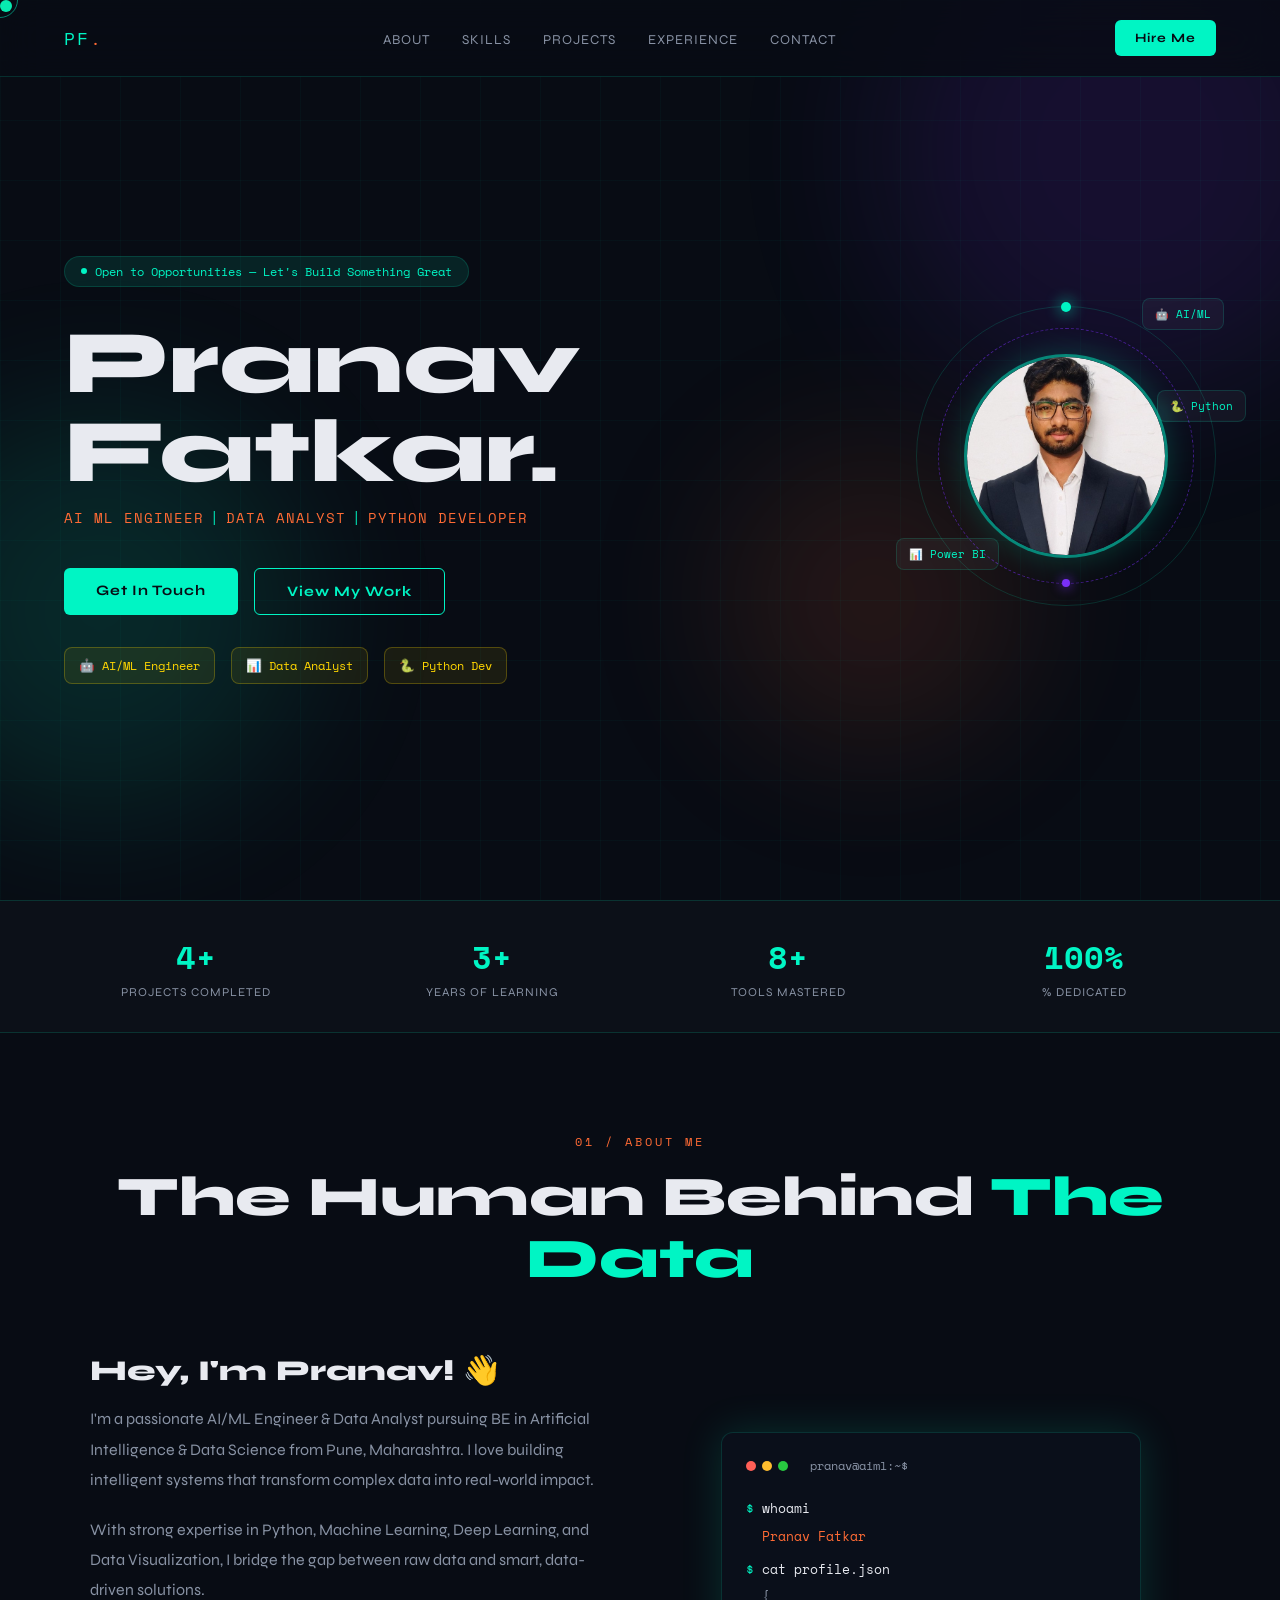
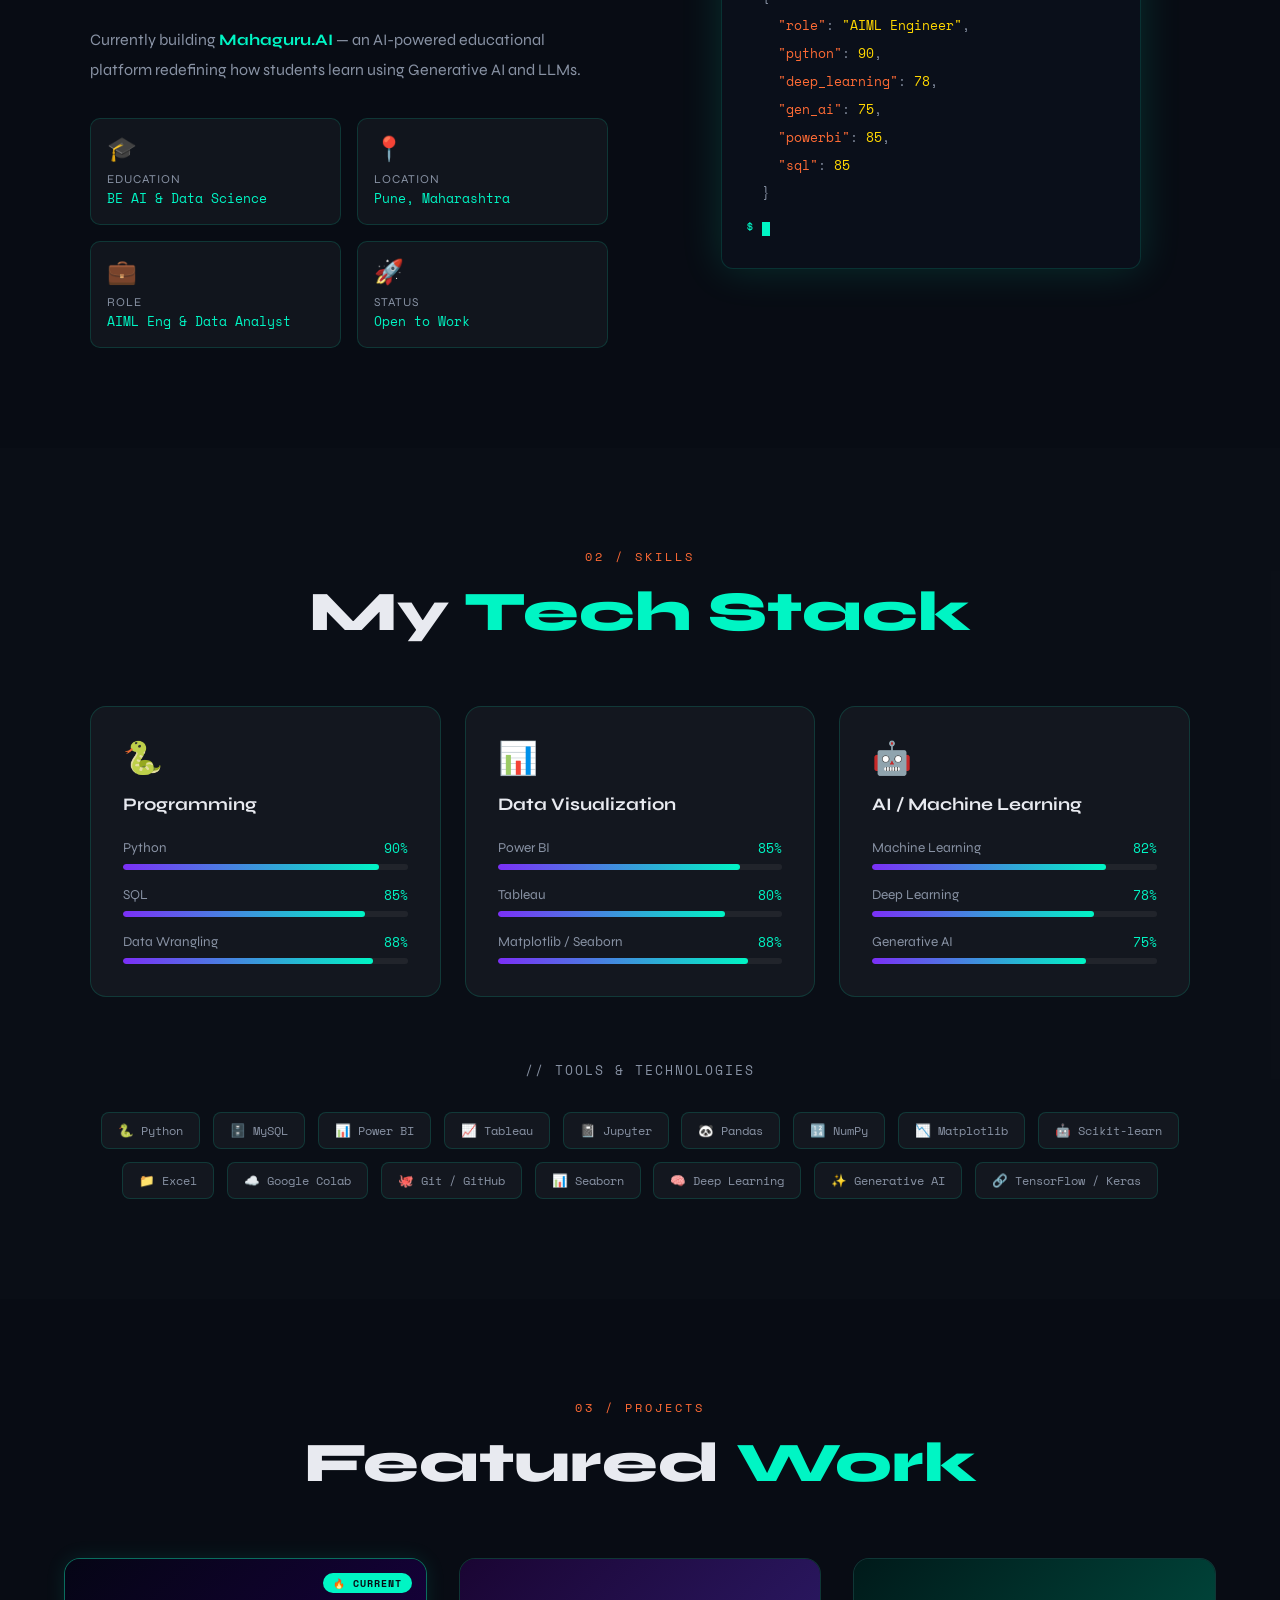
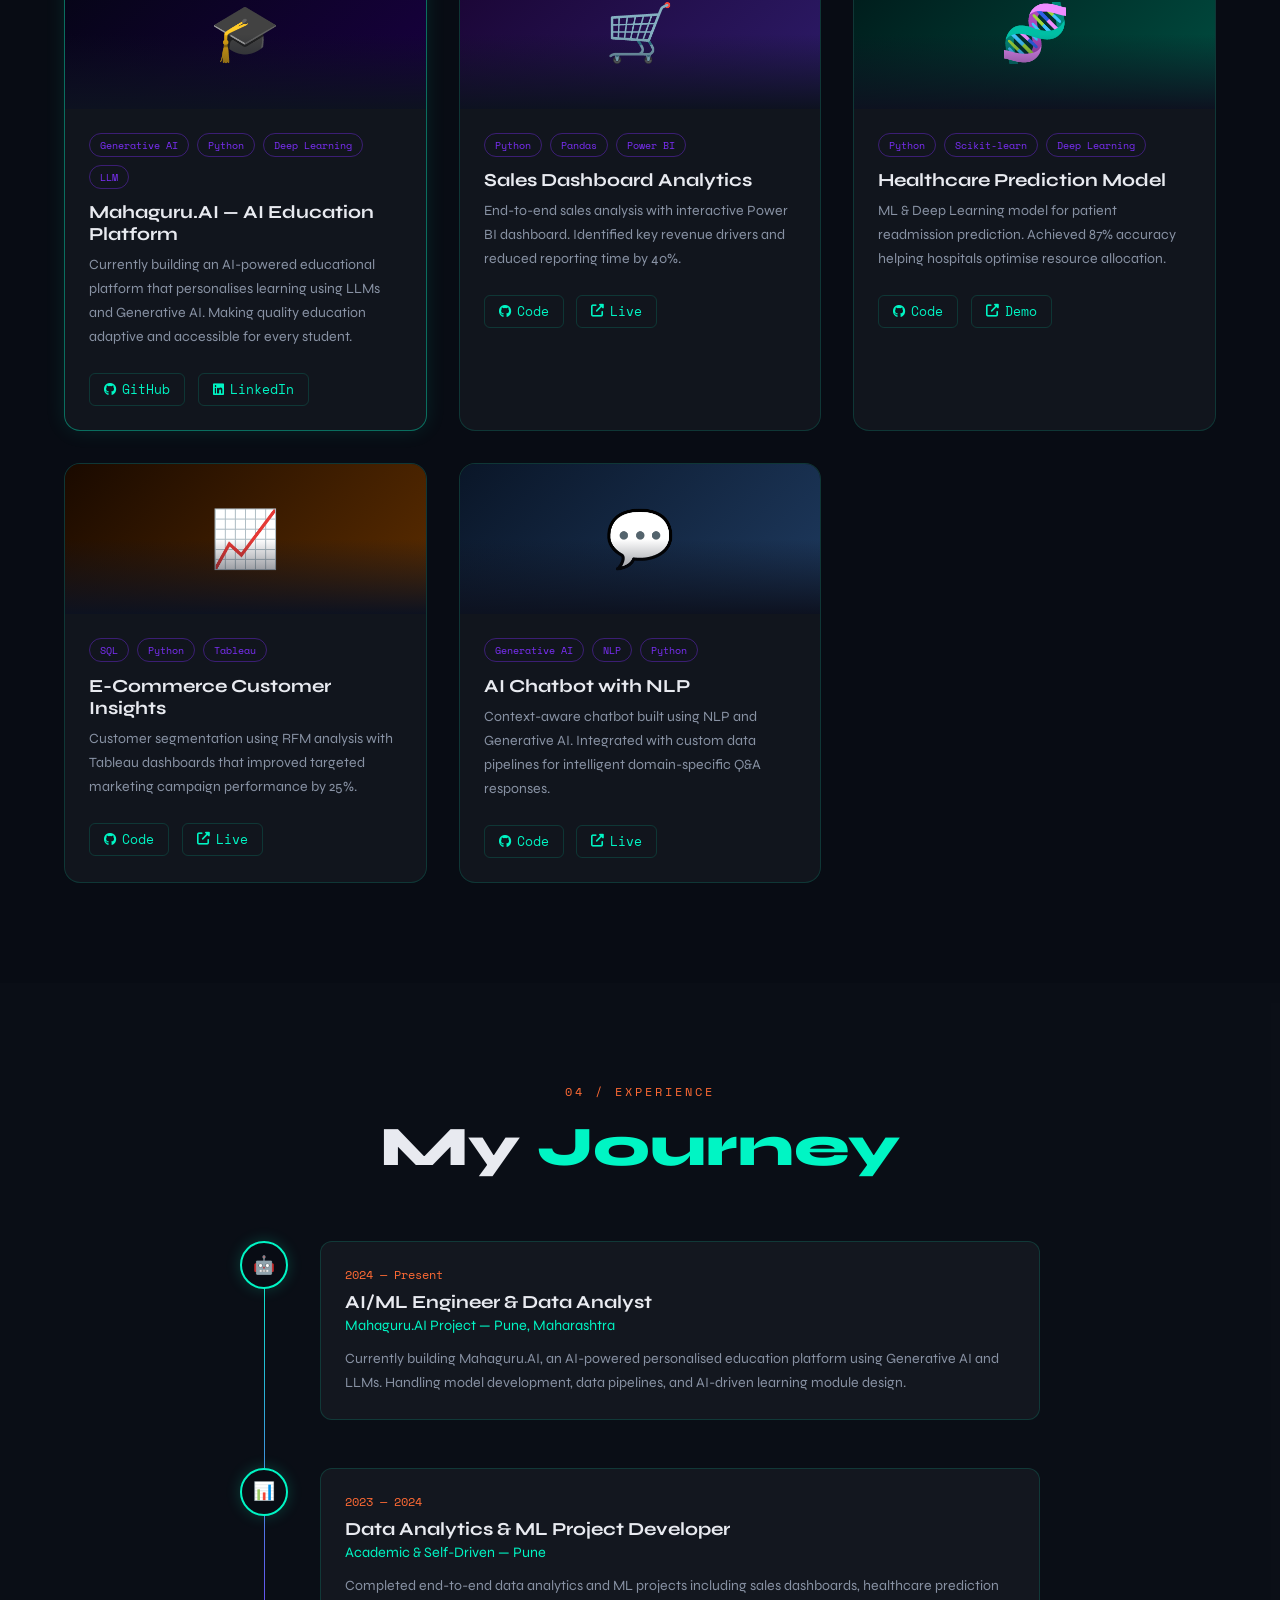
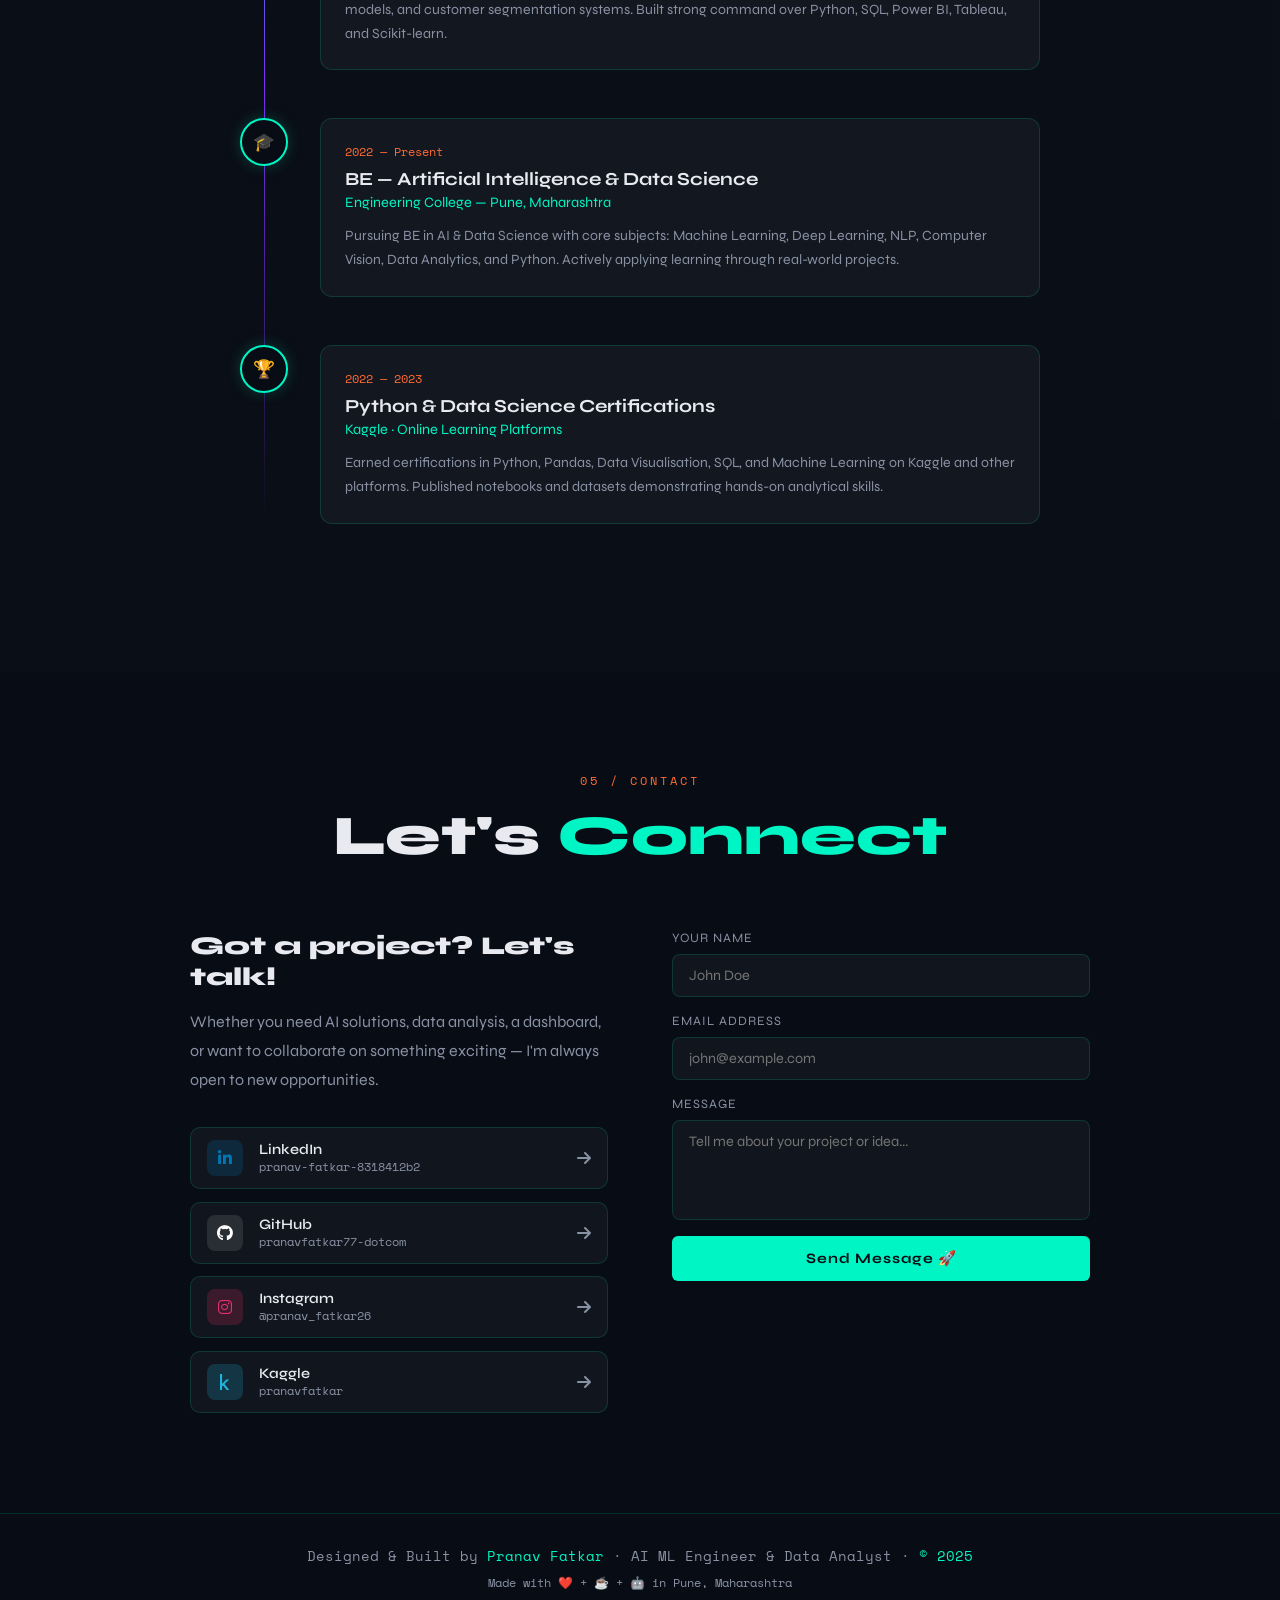
<file: index.html>
<!DOCTYPE html>
<html lang="en">
<head>
  <meta charset="UTF-8">
  <meta name="viewport" content="width=device-width, initial-scale=1.0">
  <title>Pranav Fatkar | AI ML Engineer & Data Analyst</title>
  <link href="https://fonts.googleapis.com/css2?family=Syne:wght@400;500;600;700;800&family=Space+Mono:ital,wght@0,400;0,700;1,400&display=swap" rel="stylesheet">
  <link rel="stylesheet" href="https://cdnjs.cloudflare.com/ajax/libs/font-awesome/6.4.0/css/all.min.css">
  <link rel="stylesheet" href="styles.css">
</head>
<body>

  <!-- CURSOR -->
  <div class="cursor" id="cursor"></div>
  <div class="cursor-follower" id="cursorFollower"></div>

  <!-- BACKGROUND -->
  <div class="bg-canvas">
    <div class="bg-orb orb1"></div>
    <div class="bg-orb orb2"></div>
    <div class="bg-orb orb3"></div>
  </div>
  <div class="grid-overlay"></div>

  <!-- ═══════════════════════════════
       NAV
  ═══════════════════════════════ -->
  <nav>
    <div class="nav-logo">PF<span>.</span></div>
    <ul class="nav-links">
      <li><a href="#about">About</a></li>
      <li><a href="#skills">Skills</a></li>
      <li><a href="#projects">Projects</a></li>
      <li><a href="#experience">Experience</a></li>
      <li><a href="#contact">Contact</a></li>
    </ul>
    <a href="#contact" class="btn-primary" style="padding:10px 20px;font-size:0.8rem;">Hire Me</a>
  </nav>

  <!-- ═══════════════════════════════
       HERO
  ═══════════════════════════════ -->
  <section id="hero">
    <div class="hero-layout">

      <!-- LEFT: text content -->
      <div class="hero-content">
        <div class="hero-tag">Open to Opportunities — Let's Build Something Great</div>

        <h1 class="hero-name">
          <span class="first">Pranav</span>
          <span class="last">Fatkar.</span>
        </h1>

        <p class="hero-role">
          AI ML ENGINEER<span class="pipe">|</span>DATA ANALYST<span class="pipe">|</span>PYTHON DEVELOPER
        </p>

        <div class="hero-btns">
          <a href="#contact" class="btn-primary">Get In Touch</a>
          <a href="#projects" class="btn-outline">View My Work</a>
        </div>

        <div class="badges-row">
          <div class="badge">🤖 AI/ML Engineer</div>
          <div class="badge">📊 Data Analyst</div>
          <div class="badge">🐍 Python Dev</div>
        </div>
      </div>

      <!-- RIGHT: profile picture circle -->
      <div class="hero-visual">
        <div class="hero-ring"></div>
        <div class="hero-ring2"></div>

        <div class="hero-avatar">
          <img src="imagenew.jpeg" alt="Pranav Fatkar">
        </div>

        <div class="floating-tag ftag1">🤖 AI/ML</div>
        <div class="floating-tag ftag2">📊 Power BI</div>
        <div class="floating-tag ftag3">🐍 Python</div>
      </div>

    </div>
  </section>

  <!-- ═══════════════════════════════
       STATS BAR
  ═══════════════════════════════ -->
  <div class="stats-bar reveal">
    <div class="stat-item">
      <span class="stat-num" data-count="4">0</span>
      <span class="stat-label">Projects Completed</span>
    </div>
    <div class="stat-item">
      <span class="stat-num" data-count="3">0</span>
      <span class="stat-label">Years of Learning</span>
    </div>
    <div class="stat-item">
      <span class="stat-num" data-count="8">0</span>
      <span class="stat-label">Tools Mastered</span>
    </div>
    <div class="stat-item">
      <span class="stat-num" data-count="100">0</span>
      <span class="stat-label">% Dedicated</span>
    </div>
  </div>

  <!-- ═══════════════════════════════
       ABOUT
  ═══════════════════════════════ -->
  <section id="about">
    <div class="section-header reveal">
      <span class="section-tag">01 / About Me</span>
      <h2 class="section-title">The Human Behind <span class="highlight">The Data</span></h2>
    </div>
    <div class="about-grid">

      <div class="about-text reveal">
        <h3>Hey, I'm Pranav! 👋</h3>
        <p>I'm a passionate AI/ML Engineer & Data Analyst pursuing BE in Artificial Intelligence & Data Science from Pune, Maharashtra. I love building intelligent systems that transform complex data into real-world impact.</p>
        <p>With strong expertise in Python, Machine Learning, Deep Learning, and Data Visualization, I bridge the gap between raw data and smart, data-driven solutions.</p>
        <p>Currently building <strong style="color:var(--accent1);">Mahaguru.AI</strong> — an AI-powered educational platform redefining how students learn using Generative AI and LLMs.</p>

        <div class="about-facts">
          <div class="fact-card">
            <div class="fact-icon">🎓</div>
            <div class="fact-label">Education</div>
            <div class="fact-value">BE AI & Data Science</div>
          </div>
          <div class="fact-card">
            <div class="fact-icon">📍</div>
            <div class="fact-label">Location</div>
            <div class="fact-value">Pune, Maharashtra</div>
          </div>
          <div class="fact-card">
            <div class="fact-icon">💼</div>
            <div class="fact-label">Role</div>
            <div class="fact-value">AIML Eng & Data Analyst</div>
          </div>
          <div class="fact-card">
            <div class="fact-icon">🚀</div>
            <div class="fact-label">Status</div>
            <div class="fact-value" style="color:var(--accent1);">Open to Work</div>
          </div>
        </div>
      </div>

      <div class="about-visual reveal">
        <div class="terminal-card">
          <div class="terminal-header">
            <div class="dot dot-r"></div>
            <div class="dot dot-y"></div>
            <div class="dot dot-g"></div>
            <span style="color:var(--text-dim);font-size:0.75rem;margin-left:1rem;">pranav@aiml:~$</span>
          </div>
          <div class="terminal-line"><span class="t-prompt">$ </span><span class="t-cmd">whoami</span></div>
          <div class="terminal-line"><span class="t-out t-highlight">Pranav Fatkar</span></div>
          <div class="terminal-line" style="margin-top:0.8rem"><span class="t-prompt">$ </span><span class="t-cmd">cat profile.json</span></div>
          <div class="terminal-line"><span class="t-out">{</span></div>
          <div class="terminal-line"><span class="t-out">&nbsp;&nbsp;<span class="t-highlight">"role"</span>: <span class="t-val">"AIML Engineer"</span>,</span></div>
          <div class="terminal-line"><span class="t-out">&nbsp;&nbsp;<span class="t-highlight">"python"</span>: <span class="t-val">90</span>,</span></div>
          <div class="terminal-line"><span class="t-out">&nbsp;&nbsp;<span class="t-highlight">"deep_learning"</span>: <span class="t-val">78</span>,</span></div>
          <div class="terminal-line"><span class="t-out">&nbsp;&nbsp;<span class="t-highlight">"gen_ai"</span>: <span class="t-val">75</span>,</span></div>
          <div class="terminal-line"><span class="t-out">&nbsp;&nbsp;<span class="t-highlight">"powerbi"</span>: <span class="t-val">85</span>,</span></div>
          <div class="terminal-line"><span class="t-out">&nbsp;&nbsp;<span class="t-highlight">"sql"</span>: <span class="t-val">85</span></span></div>
          <div class="terminal-line"><span class="t-out">}</span></div>
          <div class="terminal-line" style="margin-top:0.8rem"><span class="t-prompt">$ </span><span class="cursor-blink"></span></div>
        </div>
      </div>

    </div>
  </section>

  <!-- ═══════════════════════════════
       SKILLS
  ═══════════════════════════════ -->
  <section id="skills">
    <div class="skills-container">
      <div class="section-header reveal">
        <span class="section-tag">02 / Skills</span>
        <h2 class="section-title">My <span class="highlight">Tech Stack</span></h2>
      </div>

      <div class="skills-grid">

        <div class="skill-category reveal">
          <div class="skill-cat-icon">🐍</div>
          <div class="skill-cat-title">Programming</div>
          <div class="skill-bars">
            <div class="skill-bar-item">
              <div class="skill-bar-header"><span class="skill-bar-name">Python</span><span class="skill-bar-pct">90%</span></div>
              <div class="skill-bar-track"><div class="skill-bar-fill" data-width="0.90"></div></div>
            </div>
            <div class="skill-bar-item">
              <div class="skill-bar-header"><span class="skill-bar-name">SQL</span><span class="skill-bar-pct">85%</span></div>
              <div class="skill-bar-track"><div class="skill-bar-fill" data-width="0.85"></div></div>
            </div>
            <div class="skill-bar-item">
              <div class="skill-bar-header"><span class="skill-bar-name">Data Wrangling</span><span class="skill-bar-pct">88%</span></div>
              <div class="skill-bar-track"><div class="skill-bar-fill" data-width="0.88"></div></div>
            </div>
          </div>
        </div>

        <div class="skill-category reveal">
          <div class="skill-cat-icon">📊</div>
          <div class="skill-cat-title">Data Visualization</div>
          <div class="skill-bars">
            <div class="skill-bar-item">
              <div class="skill-bar-header"><span class="skill-bar-name">Power BI</span><span class="skill-bar-pct">85%</span></div>
              <div class="skill-bar-track"><div class="skill-bar-fill" data-width="0.85"></div></div>
            </div>
            <div class="skill-bar-item">
              <div class="skill-bar-header"><span class="skill-bar-name">Tableau</span><span class="skill-bar-pct">80%</span></div>
              <div class="skill-bar-track"><div class="skill-bar-fill" data-width="0.80"></div></div>
            </div>
            <div class="skill-bar-item">
              <div class="skill-bar-header"><span class="skill-bar-name">Matplotlib / Seaborn</span><span class="skill-bar-pct">88%</span></div>
              <div class="skill-bar-track"><div class="skill-bar-fill" data-width="0.88"></div></div>
            </div>
          </div>
        </div>

        <div class="skill-category reveal">
          <div class="skill-cat-icon">🤖</div>
          <div class="skill-cat-title">AI / Machine Learning</div>
          <div class="skill-bars">
            <div class="skill-bar-item">
              <div class="skill-bar-header"><span class="skill-bar-name">Machine Learning</span><span class="skill-bar-pct">82%</span></div>
              <div class="skill-bar-track"><div class="skill-bar-fill" data-width="0.82"></div></div>
            </div>
            <div class="skill-bar-item">
              <div class="skill-bar-header"><span class="skill-bar-name">Deep Learning</span><span class="skill-bar-pct">78%</span></div>
              <div class="skill-bar-track"><div class="skill-bar-fill" data-width="0.78"></div></div>
            </div>
            <div class="skill-bar-item">
              <div class="skill-bar-header"><span class="skill-bar-name">Generative AI</span><span class="skill-bar-pct">75%</span></div>
              <div class="skill-bar-track"><div class="skill-bar-fill" data-width="0.75"></div></div>
            </div>
          </div>
        </div>

      </div>

      <div class="tools-section reveal">
        <p class="tools-title">// Tools & Technologies</p>
        <div class="tools-grid">
          <div class="tool-chip">🐍 Python</div>
          <div class="tool-chip">🗄️ MySQL</div>
          <div class="tool-chip">📊 Power BI</div>
          <div class="tool-chip">📈 Tableau</div>
          <div class="tool-chip">📓 Jupyter</div>
          <div class="tool-chip">🐼 Pandas</div>
          <div class="tool-chip">🔢 NumPy</div>
          <div class="tool-chip">📉 Matplotlib</div>
          <div class="tool-chip">🤖 Scikit-learn</div>
          <div class="tool-chip">📁 Excel</div>
          <div class="tool-chip">☁️ Google Colab</div>
          <div class="tool-chip">🐙 Git / GitHub</div>
          <div class="tool-chip">📊 Seaborn</div>
          <div class="tool-chip">🧠 Deep Learning</div>
          <div class="tool-chip">✨ Generative AI</div>
          <div class="tool-chip">🔗 TensorFlow / Keras</div>
        </div>
      </div>

    </div>
  </section>

  <!-- ═══════════════════════════════
       PROJECTS
  ═══════════════════════════════ -->
  <section id="projects">
    <div class="section-header reveal">
      <span class="section-tag">03 / Projects</span>
      <h2 class="section-title">Featured <span class="highlight">Work</span></h2>
    </div>
    <div class="projects-grid">

      <div class="project-card project-featured reveal">
        <span class="project-badge">🔥 CURRENT</span>
        <div class="project-banner pb5">🎓</div>
        <div class="project-body">
          <div class="project-tags">
            <span class="project-tag">Generative AI</span>
            <span class="project-tag">Python</span>
            <span class="project-tag">Deep Learning</span>
            <span class="project-tag">LLM</span>
          </div>
          <h3 class="project-name">Mahaguru.AI — AI Education Platform</h3>
          <p class="project-desc">Currently building an AI-powered educational platform that personalises learning using LLMs and Generative AI. Making quality education adaptive and accessible for every student.</p>
          <div class="project-links">
            <a href="https://github.com/pranavfatkar77-dotcom" target="_blank" class="project-link"><i class="fab fa-github"></i> GitHub</a>
            <a href="https://www.linkedin.com/in/pranav-fatkar-8318412b2" target="_blank" class="project-link"><i class="fab fa-linkedin"></i> LinkedIn</a>
          </div>
        </div>
      </div>

      <div class="project-card reveal">
        <div class="project-banner pb1">🛒</div>
        <div class="project-body">
          <div class="project-tags">
            <span class="project-tag">Python</span>
            <span class="project-tag">Pandas</span>
            <span class="project-tag">Power BI</span>
          </div>
          <h3 class="project-name">Sales Dashboard Analytics</h3>
          <p class="project-desc">End-to-end sales analysis with interactive Power BI dashboard. Identified key revenue drivers and reduced reporting time by 40%.</p>
          <div class="project-links">
            <a href="https://github.com/pranavfatkar77-dotcom" target="_blank" class="project-link"><i class="fab fa-github"></i> Code</a>
            <a href="#" class="project-link"><i class="fas fa-external-link-alt"></i> Live</a>
          </div>
        </div>
      </div>

      <div class="project-card reveal">
        <div class="project-banner pb2">🧬</div>
        <div class="project-body">
          <div class="project-tags">
            <span class="project-tag">Python</span>
            <span class="project-tag">Scikit-learn</span>
            <span class="project-tag">Deep Learning</span>
          </div>
          <h3 class="project-name">Healthcare Prediction Model</h3>
          <p class="project-desc">ML & Deep Learning model for patient readmission prediction. Achieved 87% accuracy helping hospitals optimise resource allocation.</p>
          <div class="project-links">
            <a href="https://github.com/pranavfatkar77-dotcom" target="_blank" class="project-link"><i class="fab fa-github"></i> Code</a>
            <a href="#" class="project-link"><i class="fas fa-external-link-alt"></i> Demo</a>
          </div>
        </div>
      </div>

      <div class="project-card reveal">
        <div class="project-banner pb3">📈</div>
        <div class="project-body">
          <div class="project-tags">
            <span class="project-tag">SQL</span>
            <span class="project-tag">Python</span>
            <span class="project-tag">Tableau</span>
          </div>
          <h3 class="project-name">E-Commerce Customer Insights</h3>
          <p class="project-desc">Customer segmentation using RFM analysis with Tableau dashboards that improved targeted marketing campaign performance by 25%.</p>
          <div class="project-links">
            <a href="https://github.com/pranavfatkar77-dotcom" target="_blank" class="project-link"><i class="fab fa-github"></i> Code</a>
            <a href="#" class="project-link"><i class="fas fa-external-link-alt"></i> Live</a>
          </div>
        </div>
      </div>

      <div class="project-card reveal">
        <div class="project-banner pb4">💬</div>
        <div class="project-body">
          <div class="project-tags">
            <span class="project-tag">Generative AI</span>
            <span class="project-tag">NLP</span>
            <span class="project-tag">Python</span>
          </div>
          <h3 class="project-name">AI Chatbot with NLP</h3>
          <p class="project-desc">Context-aware chatbot built using NLP and Generative AI. Integrated with custom data pipelines for intelligent domain-specific Q&A responses.</p>
          <div class="project-links">
            <a href="https://github.com/pranavfatkar77-dotcom" target="_blank" class="project-link"><i class="fab fa-github"></i> Code</a>
            <a href="#" class="project-link"><i class="fas fa-external-link-alt"></i> Live</a>
          </div>
        </div>
      </div>

    </div>
  </section>

  <!-- ═══════════════════════════════
       EXPERIENCE
  ═══════════════════════════════ -->
  <section id="experience">
    <div class="section-header reveal">
      <span class="section-tag">04 / Experience</span>
      <h2 class="section-title">My <span class="highlight">Journey</span></h2>
    </div>
    <div class="timeline">

      <div class="timeline-item reveal">
        <div class="timeline-dot">🤖</div>
        <div class="timeline-content">
          <div class="timeline-date">2024 — Present</div>
          <div class="timeline-role">AI/ML Engineer & Data Analyst</div>
          <div class="timeline-company">Mahaguru.AI Project — Pune, Maharashtra</div>
          <div class="timeline-desc">Currently building Mahaguru.AI, an AI-powered personalised education platform using Generative AI and LLMs. Handling model development, data pipelines, and AI-driven learning module design.</div>
        </div>
      </div>

      <div class="timeline-item reveal">
        <div class="timeline-dot">📊</div>
        <div class="timeline-content">
          <div class="timeline-date">2023 — 2024</div>
          <div class="timeline-role">Data Analytics & ML Project Developer</div>
          <div class="timeline-company">Academic & Self-Driven — Pune</div>
          <div class="timeline-desc">Completed end-to-end data analytics and ML projects including sales dashboards, healthcare prediction models, and customer segmentation systems. Built strong command over Python, SQL, Power BI, Tableau, and Scikit-learn.</div>
        </div>
      </div>

      <div class="timeline-item reveal">
        <div class="timeline-dot">🎓</div>
        <div class="timeline-content">
          <div class="timeline-date">2022 — Present</div>
          <div class="timeline-role">BE — Artificial Intelligence & Data Science</div>
          <div class="timeline-company">Engineering College — Pune, Maharashtra</div>
          <div class="timeline-desc">Pursuing BE in AI & Data Science with core subjects: Machine Learning, Deep Learning, NLP, Computer Vision, Data Analytics, and Python. Actively applying learning through real-world projects.</div>
        </div>
      </div>

      <div class="timeline-item reveal">
        <div class="timeline-dot">🏆</div>
        <div class="timeline-content">
          <div class="timeline-date">2022 — 2023</div>
          <div class="timeline-role">Python & Data Science Certifications</div>
          <div class="timeline-company">Kaggle · Online Learning Platforms</div>
          <div class="timeline-desc">Earned certifications in Python, Pandas, Data Visualisation, SQL, and Machine Learning on Kaggle and other platforms. Published notebooks and datasets demonstrating hands-on analytical skills.</div>
        </div>
      </div>

    </div>
  </section>

  <!-- ═══════════════════════════════
       CONTACT
  ═══════════════════════════════ -->
  <section id="contact">
    <div class="contact-inner">
      <div class="section-header reveal">
        <span class="section-tag">05 / Contact</span>
        <h2 class="section-title">Let's <span class="highlight">Connect</span></h2>
      </div>
      <div class="contact-grid">

        <div class="contact-info reveal">
          <h3>Got a project? Let's talk!</h3>
          <p>Whether you need AI solutions, data analysis, a dashboard, or want to collaborate on something exciting — I'm always open to new opportunities.</p>
          <div class="social-links">

            <a href="https://www.linkedin.com/in/pranav-fatkar-8318412b2" target="_blank" class="social-link">
              <div class="social-icon si-linkedin"><i class="fab fa-linkedin-in"></i></div>
              <div class="social-text">
                <div class="social-name">LinkedIn</div>
                <div class="social-handle">pranav-fatkar-8318412b2</div>
              </div>
              <i class="fas fa-arrow-right" style="color:var(--text-dim)"></i>
            </a>

            <a href="https://github.com/pranavfatkar77-dotcom" target="_blank" class="social-link">
              <div class="social-icon si-github"><i class="fab fa-github"></i></div>
              <div class="social-text">
                <div class="social-name">GitHub</div>
                <div class="social-handle">pranavfatkar77-dotcom</div>
              </div>
              <i class="fas fa-arrow-right" style="color:var(--text-dim)"></i>
            </a>

            <a href="https://www.instagram.com/pranav_fatkar26?igsh=MXVmd2t5NDZobzh2aQ==" target="_blank" class="social-link">
              <div class="social-icon si-instagram"><i class="fab fa-instagram"></i></div>
              <div class="social-text">
                <div class="social-name">Instagram</div>
                <div class="social-handle">@pranav_fatkar26</div>
              </div>
              <i class="fas fa-arrow-right" style="color:var(--text-dim)"></i>
            </a>

            <a href="https://www.kaggle.com/pranavfatkar" target="_blank" class="social-link">
              <div class="social-icon si-kaggle"><i class="fab fa-kaggle"></i></div>
              <div class="social-text">
                <div class="social-name">Kaggle</div>
                <div class="social-handle">pranavfatkar</div>
              </div>
              <i class="fas fa-arrow-right" style="color:var(--text-dim)"></i>
            </a>

          </div>
        </div>

        <div class="contact-form reveal">
          <div class="form-group">
            <label>Your Name</label>
            <input type="text" placeholder="John Doe" id="cname">
          </div>
          <div class="form-group">
            <label>Email Address</label>
            <input type="email" placeholder="john@example.com" id="cemail">
          </div>
          <div class="form-group">
            <label>Message</label>
            <textarea placeholder="Tell me about your project or idea..." id="cmsg"></textarea>
          </div>
          <button class="btn-primary" onclick="sendMessage()" style="width:100%;">Send Message 🚀</button>
          <div id="form-success" style="display:none;text-align:center;padding:1rem;color:var(--accent1);font-family:'Space Mono',monospace;font-size:0.85rem;border:1px solid var(--accent1);border-radius:8px;margin-top:0.5rem;">
            ✅ Message sent! I'll get back to you soon.
          </div>
        </div>

      </div>
    </div>
  </section>

  <!-- ═══════════════════════════════
       FOOTER
  ═══════════════════════════════ -->
  <footer>
    <p>Designed & Built by <span>Pranav Fatkar</span> · AI ML Engineer & Data Analyst · <span>© 2025</span></p>
    <p style="margin-top:0.5rem;font-size:0.75rem;">Made with ❤️ + ☕ + 🤖 in Pune, Maharashtra</p>
  </footer>

  <script src="script.js"></script>
</body>
</html>
</file>
<file: styles.css>
/* =============================================
   PRANAV FATKAR PORTFOLIO — styles.css
   AI ML Engineer | Data Analyst | Python Dev
   ============================================= */

:root {
  --bg:       #080c14;
  --bg2:      #0d1220;
  --accent1:  #00f5c4;
  --accent2:  #7b2ff7;
  --accent3:  #ff6b35;
  --accent4:  #ffd700;
  --text:     #e8eaf0;
  --text-dim: #8892a4;
  --card:     rgba(255,255,255,0.04);
  --border:   rgba(0,245,196,0.15);
  --glow:     0 0 40px rgba(0,245,196,0.15);
}

/* ── RESET ─────────────────────────────────── */
*, *::before, *::after { margin:0; padding:0; box-sizing:border-box; }
html  { scroll-behavior: smooth; }
body  {
  background: var(--bg);
  color: var(--text);
  font-family: 'Syne', sans-serif;
  overflow-x: hidden;
  cursor: none;
}

/* ── CUSTOM CURSOR ──────────────────────────── */
.cursor {
  width: 12px; height: 12px;
  background: var(--accent1);
  border-radius: 50%;
  position: fixed; top: 0; left: 0;
  pointer-events: none; z-index: 9999;
  transition: transform 0.1s;
  mix-blend-mode: difference;
}
.cursor-follower {
  width: 36px; height: 36px;
  border: 1.5px solid var(--accent1);
  border-radius: 50%;
  position: fixed; top: 0; left: 0;
  pointer-events: none; z-index: 9998;
  transition: all 0.25s ease;
  opacity: 0.5;
}

/* ── BACKGROUND ORBS ────────────────────────── */
.bg-canvas {
  position: fixed; inset: 0;
  z-index: 0; pointer-events: none; overflow: hidden;
}
.bg-orb {
  position: absolute; border-radius: 50%;
  filter: blur(80px); opacity: 0.12;
  animation: orbFloat 12s ease-in-out infinite;
}
.orb1 { width:500px; height:500px; background:var(--accent2); top:-100px; right:-100px; }
.orb2 { width:400px; height:400px; background:var(--accent1); bottom:10%; left:-100px; animation-delay:-5s; }
.orb3 { width:300px; height:300px; background:var(--accent3); top:50%; right:20%;  animation-delay:-8s; }

@keyframes orbFloat {
  0%,100% { transform: translate(0,0) scale(1); }
  33%      { transform: translate(30px,-30px) scale(1.1); }
  66%      { transform: translate(-20px,20px) scale(0.9); }
}

.grid-overlay {
  position: fixed; inset: 0; z-index: 0; pointer-events: none;
  background-image:
    linear-gradient(rgba(0,245,196,0.03) 1px, transparent 1px),
    linear-gradient(90deg, rgba(0,245,196,0.03) 1px, transparent 1px);
  background-size: 60px 60px;
}

/* ── NAV ────────────────────────────────────── */
nav {
  position: fixed; top: 0; width: 100%; z-index: 100;
  padding: 20px 5%;
  display: flex; justify-content: space-between; align-items: center;
  background: rgba(8,12,20,0.8);
  backdrop-filter: blur(20px);
  border-bottom: 1px solid var(--border);
  transition: background 0.3s;
}
.nav-logo {
  font-family: 'Space Mono', monospace;
  font-size: 1.1rem; color: var(--accent1); letter-spacing: 2px;
}
.nav-logo span { color: var(--accent3); }
.nav-links { display: flex; gap: 2rem; list-style: none; }
.nav-links a {
  color: var(--text-dim); text-decoration: none;
  font-size: 0.85rem; letter-spacing: 1px; text-transform: uppercase;
  transition: color 0.3s; position: relative;
}
.nav-links a::after {
  content:''; position:absolute; bottom:-4px; left:0;
  width:0; height:1px; background:var(--accent1); transition:width 0.3s;
}
.nav-links a:hover            { color: var(--accent1); }
.nav-links a:hover::after     { width: 100%; }

/* ── SHARED ─────────────────────────────────── */
section { position: relative; z-index: 1; }

.btn-primary {
  padding: 14px 32px;
  background: var(--accent1); color: var(--bg);
  font-family: 'Syne', sans-serif; font-weight: 700;
  font-size: 0.9rem; letter-spacing: 1px;
  border: none; border-radius: 6px; cursor: pointer;
  text-decoration: none; display: inline-block;
  transition: all 0.3s; position: relative; overflow: hidden;
}
.btn-primary::before {
  content:''; position:absolute; inset:0;
  background: linear-gradient(90deg, transparent, rgba(255,255,255,0.3), transparent);
  transform: translateX(-100%); transition: transform 0.5s;
}
.btn-primary:hover::before  { transform: translateX(100%); }
.btn-primary:hover          { transform: translateY(-2px); box-shadow: 0 8px 25px rgba(0,245,196,0.4); }

.btn-outline {
  padding: 14px 32px;
  background: transparent; color: var(--accent1);
  font-family: 'Syne', sans-serif; font-weight: 700;
  font-size: 0.9rem; letter-spacing: 1px;
  border: 1px solid var(--accent1); border-radius: 6px; cursor: pointer;
  text-decoration: none; display: inline-block; transition: all 0.3s;
}
.btn-outline:hover { background: rgba(0,245,196,0.1); transform: translateY(-2px); }

/* ── SECTION HEADERS ────────────────────────── */
.section-header   { text-align: center; margin-bottom: 4rem; }
.section-tag      {
  font-family: 'Space Mono', monospace; font-size: 0.75rem;
  color: var(--accent3); letter-spacing: 3px; text-transform: uppercase;
  display: block; margin-bottom: 1rem;
}
.section-title    {
  font-family: 'Syne', sans-serif;
  font-size: clamp(2rem, 5vw, 3.5rem); font-weight: 800; line-height: 1.1;
}
.section-title .highlight { color: var(--accent1); }

/* ── SCROLL REVEAL ──────────────────────────── */
.reveal {
  opacity: 0; transform: translateY(30px);
  transition: opacity 0.7s ease, transform 0.7s ease;
}
.reveal.visible { opacity: 1; transform: translateY(0); }

/* ── ANIMATIONS ─────────────────────────────── */
@keyframes fadeSlideUp {
  from { opacity:0; transform:translateY(30px); }
  to   { opacity:1; transform:translateY(0); }
}
@keyframes spin         { to { transform: rotate(360deg); } }
@keyframes floatAround  { 0%,100%{transform:translateY(0);} 50%{transform:translateY(-10px);} }
@keyframes pulse        { 0%,100%{opacity:1;transform:scale(1);} 50%{opacity:0.5;transform:scale(0.8);} }
@keyframes blink        { 0%,100%{opacity:1;} 50%{opacity:0;} }

/* ══════════════════════════════════════════════
   HERO
══════════════════════════════════════════════ */
#hero {
  min-height: 100vh;
  display: flex; align-items: center;
  padding: 120px 5% 80px;
}
.hero-layout {
  display: flex;
  justify-content: space-between;
  align-items: flex-start;
  width: 100%;
  gap: 3rem;
}
.hero-content { max-width: 660px; flex: 1; }

.hero-tag {
  display: inline-flex; align-items: center; gap: 8px;
  background: rgba(0,245,196,0.1); border: 1px solid var(--border);
  padding: 6px 16px; border-radius: 100px;
  font-family: 'Space Mono', monospace; font-size: 0.75rem; color: var(--accent1);
  margin-bottom: 2rem;
  animation: fadeSlideUp 0.8s ease both;
}
.hero-tag::before {
  content:''; width:6px; height:6px;
  background: var(--accent1); border-radius: 50%;
  animation: pulse 2s ease infinite;
}

.hero-name {
  font-family: 'Syne', sans-serif;
  font-size: clamp(3rem, 7vw, 6rem);
  font-weight: 800; line-height: 1;
  margin-bottom: 0.6rem;
  animation: fadeSlideUp 0.8s 0.1s ease both;
}
.hero-name .first { color: var(--text); display: block; }
.hero-name .last  { color: var(--text); display: block; }

.hero-role {
  font-family: 'Space Mono', monospace;
  font-size: clamp(0.65rem, 1.5vw, 0.9rem);
  color: var(--accent3);
  margin-bottom: 2.5rem;
  letter-spacing: 1px;
  animation: fadeSlideUp 0.8s 0.2s ease both;
}
.hero-role .pipe { color: var(--accent1); margin: 0 6px; }

.hero-btns {
  display: flex; gap: 1rem; flex-wrap: wrap;
  margin-bottom: 2rem;
  animation: fadeSlideUp 0.8s 0.3s ease both;
}

.badges-row {
  display: flex; gap: 1rem; flex-wrap: wrap;
  animation: fadeSlideUp 0.8s 0.4s ease both;
}
.badge {
  display: flex; align-items: center; gap: 8px;
  background: rgba(255,215,0,0.08); border: 1px solid rgba(255,215,0,0.25);
  border-radius: 8px; padding: 8px 14px;
  font-size: 0.78rem; color: var(--accent4);
  font-family: 'Space Mono', monospace;
}

/* ── HERO VISUAL (profile circle) ───────────── */
.hero-visual {
  flex-shrink: 0;
  width: 300px; height: 300px;
  position: relative;
  margin-top: 50px;
  animation: fadeSlideUp 1s 0.5s ease both;
}

/* outer spinning ring */
.hero-ring {
  position: absolute; inset: 0;
  border-radius: 50%;
  border: 1px solid var(--border);
  animation: spin 20s linear infinite;
}
.hero-ring::before {
  content:''; position:absolute;
  width:10px; height:10px; background:var(--accent1);
  border-radius:50%; top:-5px; left:50%; transform:translateX(-50%);
  box-shadow: 0 0 15px var(--accent1);
}

/* inner dashed ring */
.hero-ring2 {
  position: absolute; inset: 22px;
  border-radius: 50%;
  border: 1px dashed rgba(123,47,247,0.5);
  animation: spin 15s linear infinite reverse;
}
.hero-ring2::before {
  content:''; position:absolute;
  width:8px; height:8px; background:var(--accent2);
  border-radius:50%; bottom:-4px; left:50%; transform:translateX(-50%);
  box-shadow: 0 0 12px var(--accent2);
}

/* ── PHOTO CIRCLE — Fixed stable rendering ───
   The avatar is an absolutely-positioned circle
   sitting between the two rings. The key fixes:
   • display:block on the <img> removes the
     bottom gap browsers add to inline images
   • object-fit:cover + object-position fills
     the circle without distortion or jumping
   • The parent has overflow:hidden so nothing
     bleeds outside the rounded border
   ─────────────────────────────────────────── */
.hero-avatar {
  position: absolute;
  inset: 48px;                          /* sits between the two rings */
  border-radius: 50%;
  overflow: hidden;                      /* clips the photo to the circle */
  border: 3px solid rgba(0,245,196,0.5);
  box-shadow:
    0 0 30px rgba(0,245,196,0.2),
    inset 0 0 20px rgba(0,0,0,0.4);
  background: #0f1a2e;                  /* fallback colour while image loads */

  /* ← KEY FIX: stops the circle resizing/jumping */
  display: flex;
  align-items: center;
  justify-content: center;
  flex-shrink: 0;
}

.hero-avatar img {
  /* fills the circle perfectly, no gaps, no jumps */
  display: block;          /* removes inline-image bottom gap */
  width: 100%;
  height: 100%;
  object-fit: cover;
  object-position: center top;   /* show face, not feet */
  border-radius: 50%;            /* belt-and-braces rounding */
  flex-shrink: 0;
}

/* floating skill tags */
.floating-tag {
  position: absolute;
  background: var(--card);
  border: 1px solid var(--border);
  border-radius: 8px;
  padding: 7px 12px;
  font-family: 'Space Mono', monospace; font-size: 0.68rem; color: var(--accent1);
  backdrop-filter: blur(10px);
  animation: floatAround 4s ease-in-out infinite;
  white-space: nowrap;
  pointer-events: none;
}
.ftag1 { top: -8px;  right: -8px;  animation-delay: 0s; }
.ftag2 { bottom:12%; left: -20px;  animation-delay: -2s; }
.ftag3 { top: 28%;   right: -30px; animation-delay: -1s; }

/* ══════════════════════════════════════════════
   STATS BAR
══════════════════════════════════════════════ */
.stats-bar {
  position: relative; z-index: 1;
  padding: 2rem 5%;
  display: flex; gap: 2rem; flex-wrap: wrap;
  border-top: 1px solid var(--border);
  border-bottom: 1px solid var(--border);
  background: rgba(255,255,255,0.02);
}
.stat-item  { text-align: center; flex: 1; min-width: 120px; }
.stat-num   {
  font-family: 'Space Mono', monospace;
  font-size: 2rem; font-weight: 700; color: var(--accent1); display: block;
}
.stat-label {
  font-size: 0.75rem; color: var(--text-dim);
  text-transform: uppercase; letter-spacing: 1px;
}

/* ══════════════════════════════════════════════
   ABOUT
══════════════════════════════════════════════ */
#about { padding: 100px 5%; }
.about-grid {
  display: grid; grid-template-columns: 1fr 1fr;
  gap: 4rem; align-items: center;
  max-width: 1100px; margin: 0 auto;
}
.about-text h3 { font-size: 1.8rem; margin-bottom: 1rem; font-weight: 800; }
.about-text p  { color: var(--text-dim); line-height: 1.9; margin-bottom: 1.2rem; font-size: 1rem; }

.about-facts {
  display: grid; grid-template-columns: 1fr 1fr;
  gap: 1rem; margin-top: 2rem;
}
.fact-card {
  background: var(--card); border: 1px solid var(--border);
  border-radius: 10px; padding: 1rem; transition: border-color 0.3s;
}
.fact-card:hover { border-color: var(--accent1); }
.fact-icon  { font-size: 1.5rem; margin-bottom: 0.5rem; }
.fact-label { font-size: 0.75rem; color: var(--text-dim); letter-spacing: 1px; text-transform: uppercase; }
.fact-value { font-family: 'Space Mono', monospace; font-size: 0.82rem; color: var(--accent1); margin-top: 2px; }

.about-visual { position: relative; display: flex; justify-content: center; }

.terminal-card {
  background: #0a0f1a; border: 1px solid var(--border);
  border-radius: 12px; padding: 1.5rem;
  width: 100%; max-width: 420px;
  font-family: 'Space Mono', monospace; font-size: 0.82rem;
  box-shadow: var(--glow);
}
.terminal-header { display: flex; gap: 6px; align-items: center; margin-bottom: 1.5rem; }
.dot   { width:10px; height:10px; border-radius:50%; }
.dot-r { background:#ff5f57; }
.dot-y { background:#febc2e; }
.dot-g { background:#28c840; }
.terminal-line   { margin-bottom: 0.5rem; }
.t-prompt        { color: var(--accent1); }
.t-cmd           { color: var(--text); }
.t-out           { color: var(--text-dim); margin-left: 1rem; }
.t-highlight     { color: var(--accent3); }
.t-val           { color: var(--accent4); }
.cursor-blink    {
  display: inline-block; width: 8px; height: 14px;
  background: var(--accent1);
  animation: blink 1s step-end infinite;
  vertical-align: text-bottom;
}

/* ══════════════════════════════════════════════
   SKILLS
══════════════════════════════════════════════ */
#skills { padding: 100px 5%; background: rgba(255,255,255,0.01); }
.skills-container { max-width: 1100px; margin: 0 auto; }
.skills-grid {
  display: grid; grid-template-columns: repeat(auto-fit, minmax(280px,1fr));
  gap: 1.5rem;
}
.skill-category {
  background: var(--card); border: 1px solid var(--border);
  border-radius: 16px; padding: 2rem;
  transition: all 0.4s; position: relative; overflow: hidden;
}
.skill-category::before {
  content:''; position:absolute; top:0; left:0; right:0; height:2px;
  background: linear-gradient(90deg, var(--accent2), var(--accent1));
  opacity: 0; transition: opacity 0.3s;
}
.skill-category:hover::before { opacity: 1; }
.skill-category:hover {
  border-color: rgba(0,245,196,0.3);
  transform: translateY(-4px);
  box-shadow: var(--glow);
}
.skill-cat-icon  { font-size: 2rem; margin-bottom: 1rem; }
.skill-cat-title { font-size: 1.1rem; font-weight: 700; margin-bottom: 1.5rem; }
.skill-bars      { display: flex; flex-direction: column; gap: 1rem; }
.skill-bar-header { display: flex; justify-content: space-between; margin-bottom: 6px; }
.skill-bar-name  { font-size: 0.85rem; color: var(--text-dim); }
.skill-bar-pct   { font-family: 'Space Mono', monospace; font-size: 0.8rem; color: var(--accent1); }
.skill-bar-track { height: 6px; background: rgba(255,255,255,0.06); border-radius: 100px; overflow: hidden; }
.skill-bar-fill  {
  height: 100%; border-radius: 100px;
  background: linear-gradient(90deg, var(--accent2), var(--accent1));
  width: 0;
  transition: width 1.2s cubic-bezier(0.4,0,0.2,1);
}

.tools-section { margin-top: 4rem; }
.tools-title   {
  text-align: center; font-family: 'Space Mono', monospace;
  font-size: 0.8rem; color: var(--text-dim); margin-bottom: 2rem;
  letter-spacing: 2px; text-transform: uppercase;
}
.tools-grid { display: flex; flex-wrap: wrap; gap: 0.8rem; justify-content: center; }
.tool-chip  {
  background: var(--card); border: 1px solid var(--border);
  border-radius: 8px; padding: 8px 16px;
  font-family: 'Space Mono', monospace; font-size: 0.78rem; color: var(--text-dim);
  transition: all 0.3s; cursor: default;
}
.tool-chip:hover { border-color: var(--accent1); color: var(--accent1); transform: translateY(-2px); }

/* ══════════════════════════════════════════════
   PROJECTS
══════════════════════════════════════════════ */
#projects { padding: 100px 5%; }
.projects-grid {
  display: grid; grid-template-columns: repeat(auto-fit, minmax(320px,1fr));
  gap: 2rem; max-width: 1200px; margin: 0 auto;
}
.project-card {
  background: var(--card); border: 1px solid var(--border);
  border-radius: 16px; overflow: hidden;
  transition: all 0.4s; position: relative;
}
.project-card:hover {
  transform: translateY(-8px);
  border-color: rgba(0,245,196,0.4);
  box-shadow: 0 20px 50px rgba(0,0,0,0.4), var(--glow);
}
.project-featured {
  border-color: rgba(0,245,196,0.4) !important;
  box-shadow: 0 0 20px rgba(0,245,196,0.1);
}
.project-badge {
  position: absolute; top: 14px; right: 14px; z-index: 2;
  background: var(--accent1); color: var(--bg);
  font-family: 'Space Mono', monospace; font-size: 0.6rem;
  padding: 3px 10px; border-radius: 100px; font-weight: 700; letter-spacing: 1px;
}
.project-banner {
  height: 150px; position: relative; overflow: hidden;
  display: flex; align-items: center; justify-content: center; font-size: 3.5rem;
}
.project-banner::after {
  content:''; position:absolute; inset:0;
  background: linear-gradient(to bottom, transparent 50%, var(--bg2));
}
.pb1 { background: linear-gradient(135deg,#1a0533,#2d1b69); }
.pb2 { background: linear-gradient(135deg,#001a1a,#004d40); }
.pb3 { background: linear-gradient(135deg,#1a0a00,#5c2d00); }
.pb4 { background: linear-gradient(135deg,#0a1628,#1e3a5f); }
.pb5 { background: linear-gradient(135deg,#050515,#180040); }
.project-body   { padding: 1.5rem; }
.project-tags   { display: flex; gap: 0.5rem; flex-wrap: wrap; margin-bottom: 0.8rem; }
.project-tag    {
  font-family: 'Space Mono', monospace; font-size: 0.65rem;
  padding: 3px 10px; border-radius: 100px;
  border: 1px solid rgba(123,47,247,0.4); color: var(--accent2);
}
.project-name   { font-size: 1.15rem; font-weight: 700; margin-bottom: 0.5rem; }
.project-desc   { color: var(--text-dim); font-size: 0.88rem; line-height: 1.7; margin-bottom: 1.5rem; }
.project-links  { display: flex; gap: 0.8rem; flex-wrap: wrap; }
.project-link   {
  display: inline-flex; align-items: center; gap: 6px;
  font-size: 0.8rem; font-family: 'Space Mono', monospace;
  color: var(--accent1); text-decoration: none;
  border: 1px solid var(--border); border-radius: 6px; padding: 6px 14px;
  transition: all 0.3s;
}
.project-link:hover { background: rgba(0,245,196,0.1); border-color: var(--accent1); }

/* ══════════════════════════════════════════════
   EXPERIENCE / TIMELINE
══════════════════════════════════════════════ */
#experience { padding: 100px 5%; background: rgba(255,255,255,0.01); }
.timeline {
  max-width: 800px; margin: 0 auto; position: relative;
}
.timeline::before {
  content:''; position:absolute; left:24px; top:0; bottom:0; width:1px;
  background: linear-gradient(to bottom, var(--accent1), var(--accent2), transparent);
}
.timeline-item    { display: flex; gap: 2rem; margin-bottom: 3rem; }
.timeline-dot     {
  width:48px; height:48px; border-radius:50%;
  background: var(--bg); border: 2px solid var(--accent1);
  display: flex; align-items: center; justify-content: center;
  font-size: 1.1rem; flex-shrink: 0;
  box-shadow: 0 0 15px rgba(0,245,196,0.2);
}
.timeline-content {
  background: var(--card); border: 1px solid var(--border);
  border-radius: 12px; padding: 1.5rem; flex: 1; transition: border-color 0.3s;
}
.timeline-content:hover { border-color: rgba(0,245,196,0.3); }
.timeline-date    { font-family:'Space Mono',monospace; font-size:0.75rem; color:var(--accent3); margin-bottom:0.5rem; }
.timeline-role    { font-size: 1.15rem; font-weight: 700; margin-bottom: 0.25rem; }
.timeline-company { font-size: 0.9rem; color: var(--accent1); margin-bottom: 0.8rem; }
.timeline-desc    { color: var(--text-dim); font-size: 0.88rem; line-height: 1.7; }

/* ══════════════════════════════════════════════
   CONTACT
══════════════════════════════════════════════ */
#contact { padding: 100px 5%; }
.contact-inner { max-width: 900px; margin: 0 auto; }
.contact-grid  { display: grid; grid-template-columns: 1fr 1fr; gap: 4rem; }
.contact-info h3 { font-size: 1.6rem; font-weight: 800; margin-bottom: 1rem; }
.contact-info p  { color: var(--text-dim); line-height: 1.8; margin-bottom: 2rem; }

.social-links { display: flex; flex-direction: column; gap: 0.8rem; }
.social-link  {
  display: flex; align-items: center; gap: 1rem;
  padding: 12px 16px; border-radius: 10px;
  border: 1px solid var(--border); text-decoration: none; color: var(--text);
  background: var(--card); transition: all 0.3s;
}
.social-link:hover  { border-color: var(--accent1); color: var(--accent1); transform: translateX(6px); }
.social-icon        { width:36px; height:36px; border-radius:8px; display:flex; align-items:center; justify-content:center; font-size:1rem; }
.si-linkedin        { background: rgba(0,119,181,0.2);  color: #0077B5; }
.si-github          { background: rgba(255,255,255,0.1); color: #fff; }
.si-instagram       { background: rgba(225,48,108,0.2);  color: #E1306C; }
.si-kaggle          { background: rgba(32,181,221,0.2);  color: #20B5DD; }
.social-text        { flex: 1; }
.social-name        { font-weight: 600; font-size: 0.9rem; }
.social-handle      { font-family:'Space Mono',monospace; font-size:0.72rem; color:var(--text-dim); word-break:break-all; }

.contact-form       { display: flex; flex-direction: column; gap: 1rem; }
.form-group         { display: flex; flex-direction: column; gap: 0.5rem; }
.form-group label   { font-size:0.8rem; color:var(--text-dim); letter-spacing:1px; text-transform:uppercase; }
.form-group input,
.form-group textarea {
  background: var(--card); border: 1px solid var(--border);
  border-radius: 8px; padding: 12px 16px;
  color: var(--text); font-family: 'Syne', sans-serif; font-size: 0.9rem;
  outline: none; transition: border-color 0.3s; resize: none;
}
.form-group input:focus,
.form-group textarea:focus { border-color: var(--accent1); }
.form-group textarea { min-height: 100px; }

/* ── FOOTER ─────────────────────────────────── */
footer {
  padding: 2rem 5%; text-align: center;
  border-top: 1px solid var(--border);
  color: var(--text-dim); font-size: 0.85rem;
  font-family: 'Space Mono', monospace;
  position: relative; z-index: 1;
}
footer span { color: var(--accent1); }

/* ── RESPONSIVE ─────────────────────────────── */
@media (max-width: 900px) {

  /* DO NOT hide hero visual */
  .hero-visual {
    display: block;
  }

  /* Make grids single column */
  .about-grid,
  .contact-grid {
    grid-template-columns: 1fr;
  }

  /* Hide nav links (optional) */
  .nav-links {
    display: none;
  }

  /* Stack hero section */
  .hero-layout {
    flex-direction: column;
    align-items: center;
    text-align: center;
  }

}
</file>
